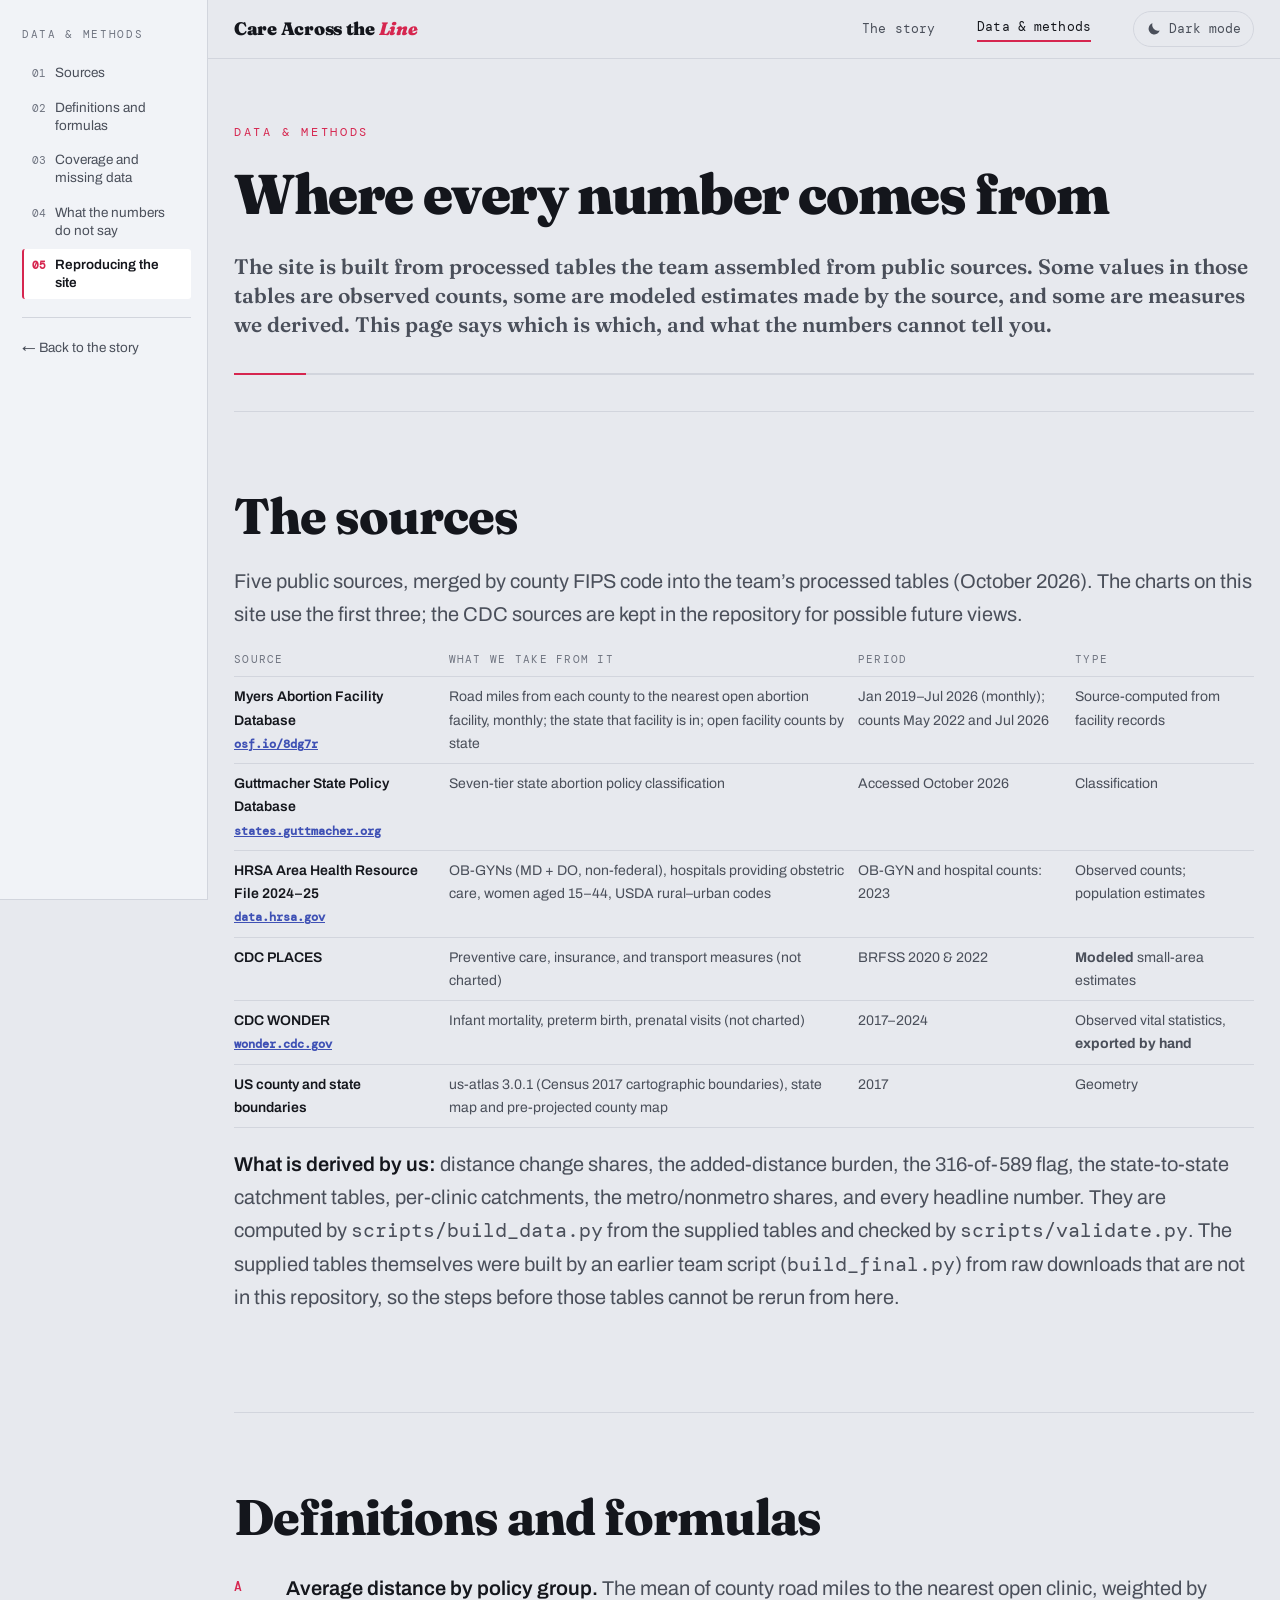
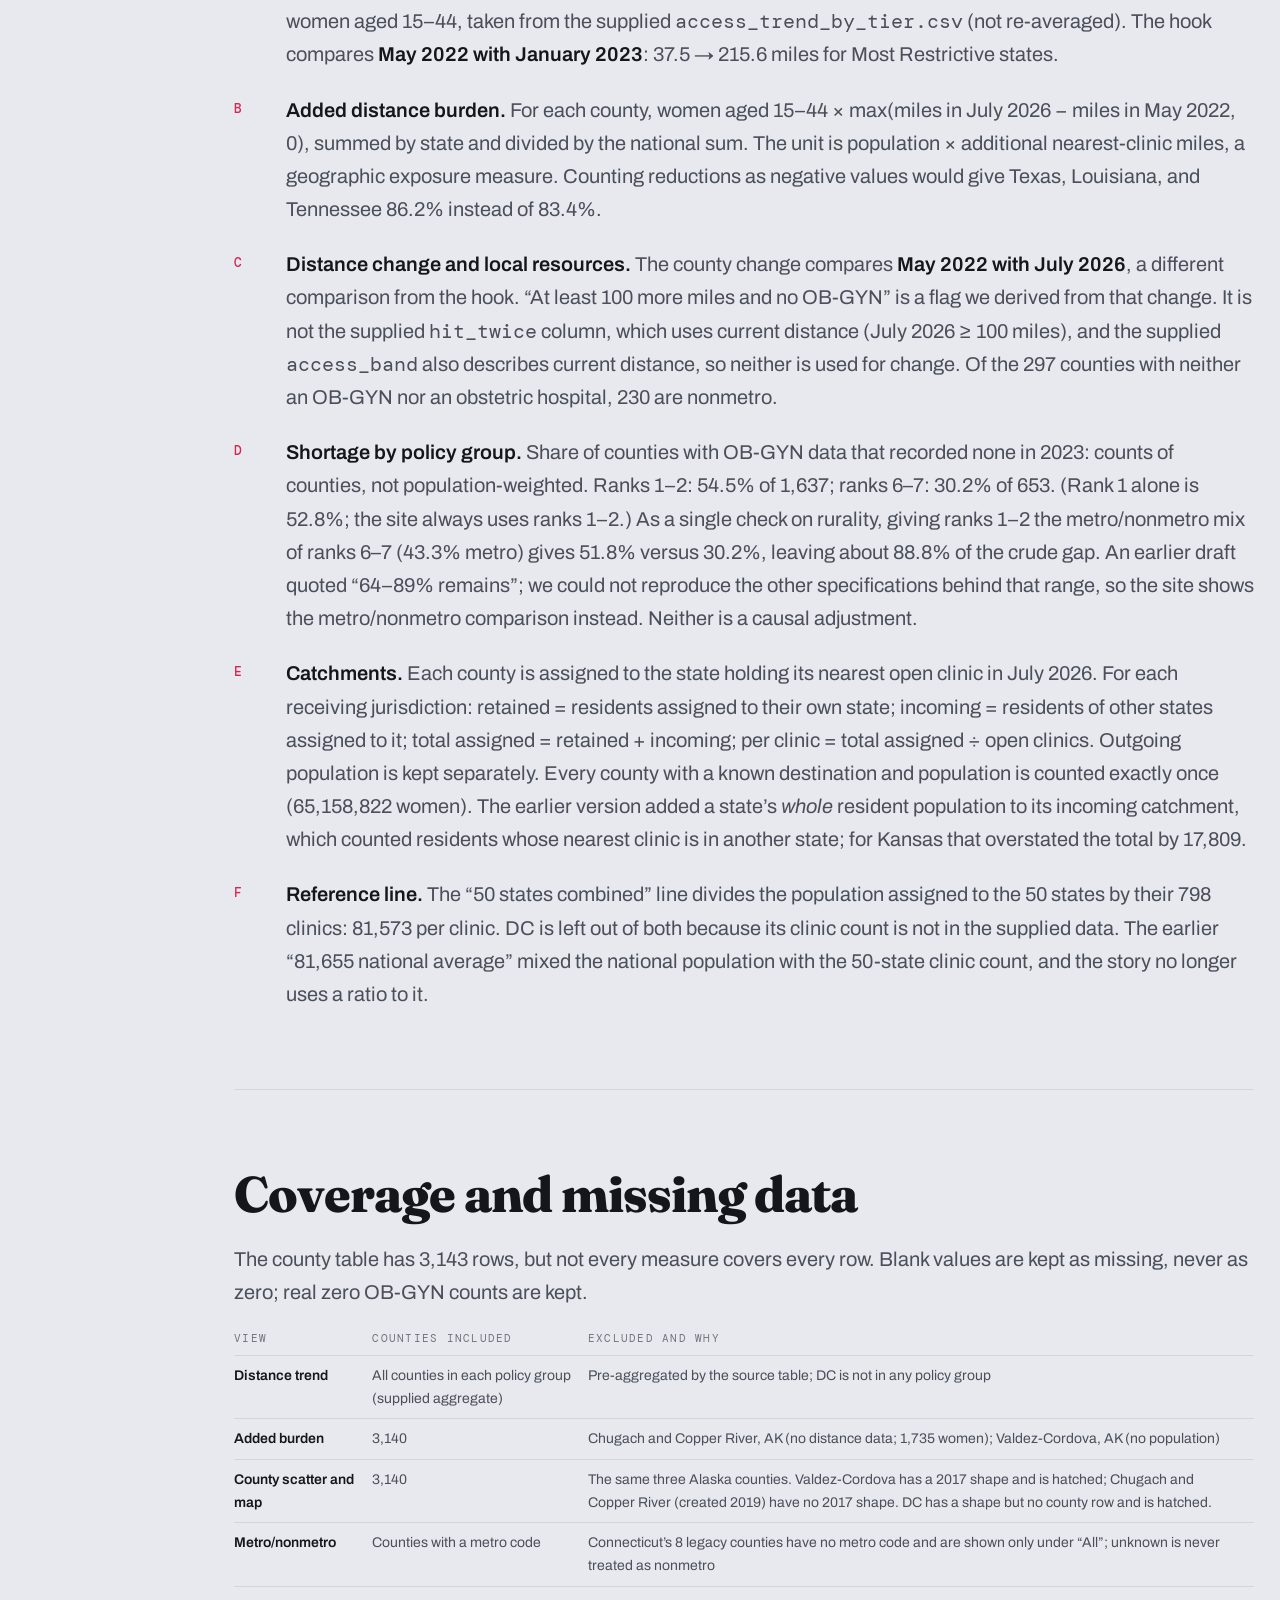
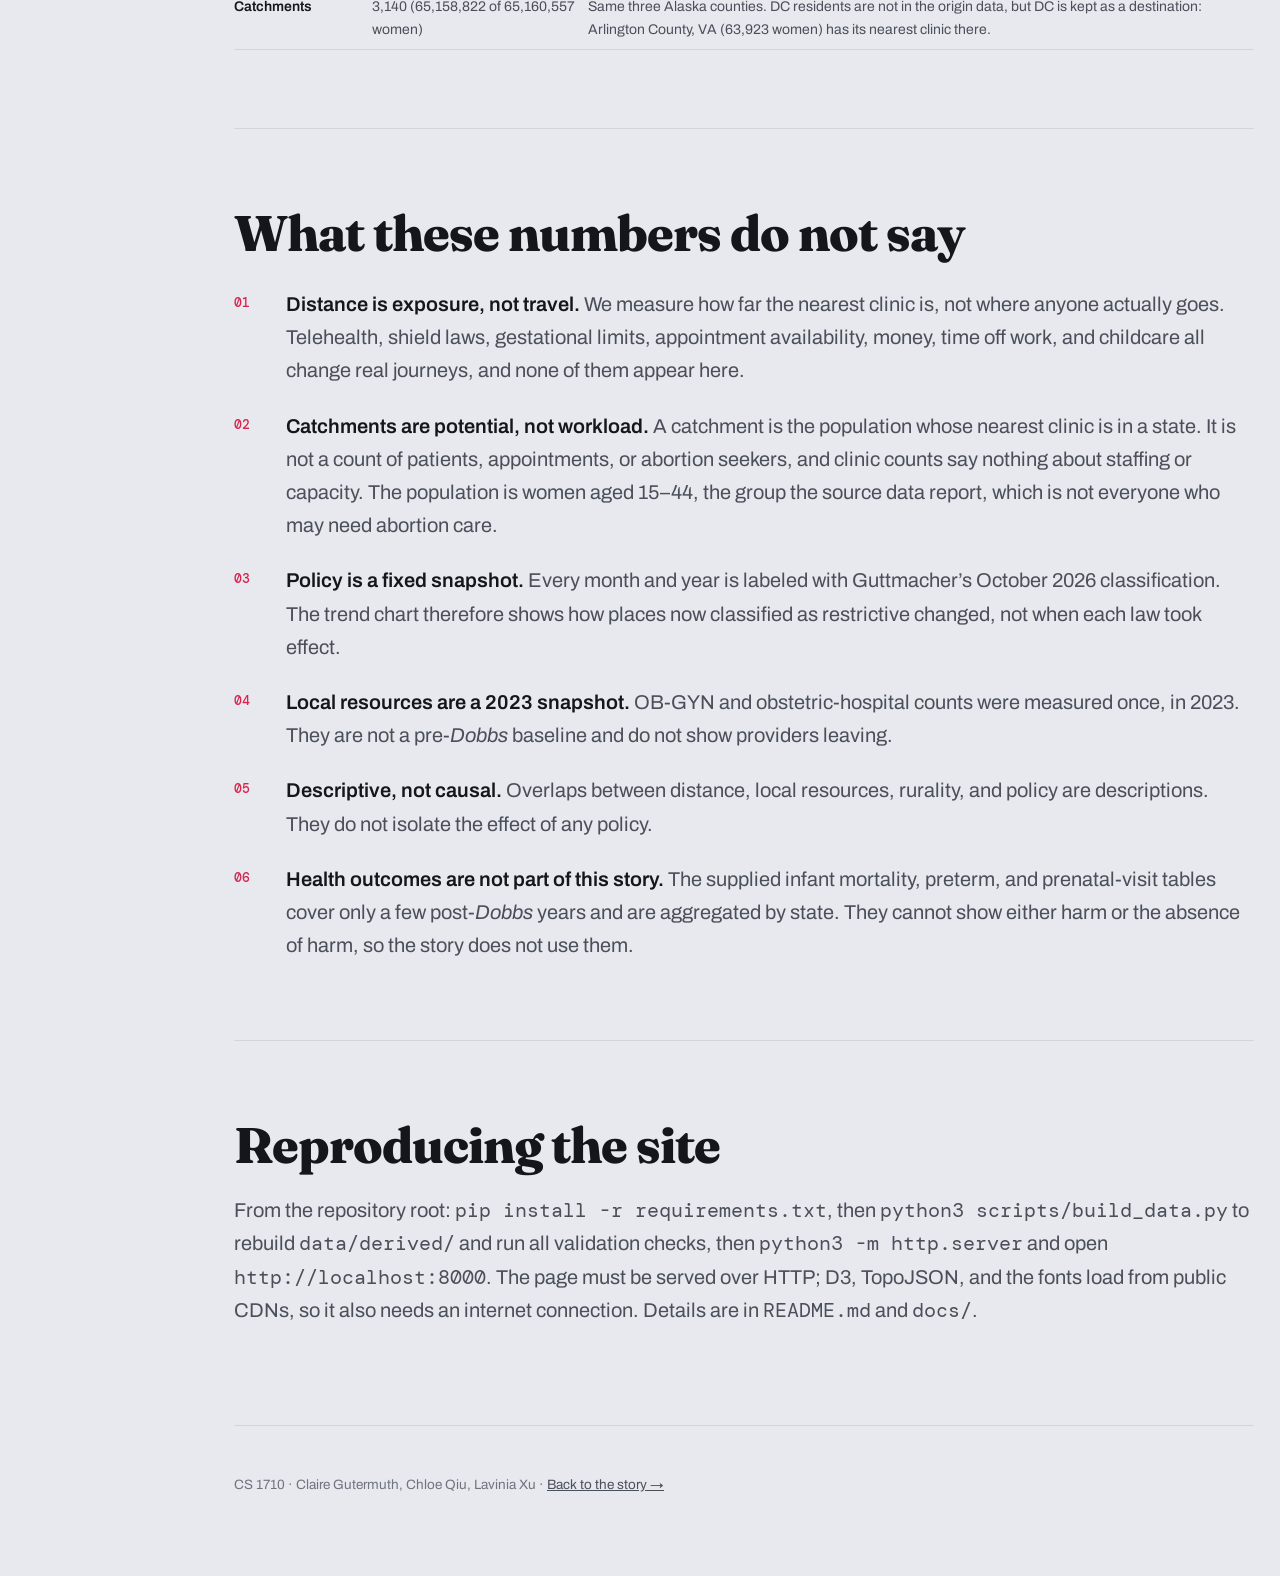
<file: methods.html>
<!doctype html>
<html lang="en">
<head>
<meta charset="utf-8">
<meta name="viewport" content="width=device-width, initial-scale=1, viewport-fit=cover">
<meta name="color-scheme" content="light dark">
<title>Care Across the Line: Methods</title>
<link rel="preconnect" href="https://fonts.googleapis.com">
<link rel="preconnect" href="https://fonts.gstatic.com" crossorigin>
<link rel="stylesheet" href="https://fonts.googleapis.com/css2?family=Archivo:wght@400;500;600;700&family=DM+Mono:wght@400;500&family=Fraunces:ital,opsz,wght@0,9..144,600;0,9..144,800;0,9..144,900;1,9..144,700&display=swap">
<link rel="stylesheet" href="css/style.css?v=31">
<script src="js/theme.js?v=1"></script>
</head>
<body>

<nav class="railnav" aria-label="Sections">
  <p class="rl">Data &amp; methods</p>
  <ol>
    <li><a href="#sources" data-sec="sources">Sources</a></li>
    <li><a href="#definitions" data-sec="definitions">Definitions and formulas</a></li>
    <li><a href="#coverage" data-sec="coverage">Coverage and missing data</a></li>
    <li><a href="#limits" data-sec="limits">What the numbers do not say</a></li>
    <li><a href="#reproduce" data-sec="reproduce">Reproducing the site</a></li>
  </ol>
  <p class="foot"><a href="index.html">&larr; Back to the story</a></p>
</nav>
<nav><div class="wrap">
  <a class="brand" href="index.html">Care Across the <i>Line</i></a>
  <a class="lnk" href="index.html">The story</a>
  <a class="lnk" href="methods.html" aria-current="page">Data &amp; methods</a>
  <button type="button" class="theme-toggle" aria-pressed="false" aria-label="Dark mode">
    <svg viewBox="0 0 24 24" width="16" height="16" aria-hidden="true" focusable="false"><path d="M20.5 14.2A8.5 8.5 0 0 1 9.8 3.5a8.5 8.5 0 1 0 10.7 10.7z" fill="currentColor"/></svg><span class="tt-label">Dark mode</span></button>
</div></nav>

<div class="wrap">
<header class="hero" style="padding-block:64px 36px">
  <p class="kicker">Data &amp; methods</p>
  <h1 style="font-size:clamp(34px,5.5vw,56px)">Where every number comes from</h1>
  <p class="lede" style="font-size:clamp(17px,2vw,21px)">The site is built from processed tables the team assembled from public
    sources. Some values in those tables are observed counts, some are modeled estimates made by the source, and some are measures
    we derived. This page says which is which, and what the numbers cannot tell you.</p>
</header>

<section id="sources" aria-labelledby="h-sources">
  <h2 id="h-sources">The sources</h2>
  <p>Five public sources, merged by county FIPS code into the team&rsquo;s processed tables (October 2026). The charts on this site use the
     first three; the CDC sources are kept in the repository for possible future views.</p>
  <div class="tblwrap"><table class="src">
    <thead><tr><th>Source</th><th>What we take from it</th><th>Period</th><th>Type</th></tr></thead>
    <tbody>
      <tr><td>Myers Abortion Facility Database<br><a class="mono" style="font-size:11.5px" href="https://osf.io/8dg7r/">osf.io/8dg7r</a></td>
          <td>Road miles from each county to the nearest open abortion facility, monthly; the state that facility is in; open facility counts by state</td>
          <td>Jan 2019&ndash;Jul 2026 (monthly); counts May 2022 and Jul 2026</td><td>Source-computed from facility records</td></tr>
      <tr><td>Guttmacher State Policy Database<br><a class="mono" style="font-size:11.5px" href="https://states.guttmacher.org/policies/">states.guttmacher.org</a></td>
          <td>Seven-tier state abortion policy classification</td><td>Accessed October 2026</td><td>Classification</td></tr>
      <tr><td>HRSA Area Health Resource File 2024&ndash;25<br><a class="mono" style="font-size:11.5px" href="https://data.hrsa.gov/topics/health-workforce/nchwa/ahrf">data.hrsa.gov</a></td>
          <td>OB-GYNs (MD + DO, non-federal), hospitals providing obstetric care, women aged 15&ndash;44, USDA rural&ndash;urban codes</td>
          <td>OB-GYN and hospital counts: 2023</td><td>Observed counts; population estimates</td></tr>
      <tr><td>CDC PLACES</td><td>Preventive care, insurance, and transport measures (not charted)</td><td>BRFSS 2020 &amp; 2022</td><td><b>Modeled</b> small-area estimates</td></tr>
      <tr><td>CDC WONDER<br><a class="mono" style="font-size:11.5px" href="https://wonder.cdc.gov/">wonder.cdc.gov</a></td>
          <td>Infant mortality, preterm birth, prenatal visits (not charted)</td><td>2017&ndash;2024</td><td>Observed vital statistics, <b>exported by hand</b></td></tr>
      <tr><td>US county and state boundaries</td><td>us-atlas 3.0.1 (Census 2017 cartographic boundaries), state map and pre-projected county map</td><td>2017</td><td>Geometry</td></tr>
    </tbody>
  </table></div>
  <p style="margin-top:20px"><b>What is derived by us:</b> distance change shares, the added-distance burden, the 316-of-589 flag, the
     state-to-state catchment tables, per-clinic catchments, the metro/nonmetro shares, and every headline number. They are computed by
     <span class="mono">scripts/build_data.py</span> from the supplied tables and checked by <span class="mono">scripts/validate.py</span>.
     The supplied tables themselves were built by an earlier team script (<span class="mono">build_final.py</span>) from raw downloads
     that are not in this repository, so the steps before those tables cannot be rerun from here.</p>
</section>

<section id="definitions" aria-labelledby="h-definitions">
  <h2 id="h-definitions">Definitions and formulas</h2>
  <ul class="take">
    <li><span class="num">A</span><span><b>Average distance by policy group.</b> The mean of county road miles to the nearest open clinic,
      weighted by women aged 15&ndash;44, taken from the supplied <span class="mono">access_trend_by_tier.csv</span> (not re-averaged).
      The hook compares <b>May 2022 with January 2023</b>: <span data-h="r1_may2022">37.5</span> &rarr; <span data-h="r1_jan2023">215.6</span>
      miles for Most Restrictive states.</span></li>
    <li><span class="num">B</span><span><b>Added distance burden.</b> For each county, women aged 15&ndash;44 &times; max(miles in July 2026 &minus;
      miles in May 2022, 0), summed by state and divided by the national sum. The unit is population &times; additional nearest-clinic miles,
      a geographic exposure measure. Counting reductions as negative values would give Texas, Louisiana, and Tennessee
      <span data-h="burden_top3_signed">86.2%</span> instead of <span data-h="burden_top3">83.4%</span>.</span></li>
    <li><span class="num">C</span><span><b>Distance change and local resources.</b> The county change compares <b>May 2022 with July 2026</b>,
      a different comparison from the hook. &ldquo;At least 100 more miles and no OB-GYN&rdquo; is a flag we derived from that change. It is
      not the supplied <span class="mono">hit_twice</span> column, which uses current distance (July 2026 &ge; 100 miles), and the supplied
      <span class="mono">access_band</span> also describes current distance, so neither is used for change. Of the
      <span data-h="inc100_no_obgyn_no_hosp">297</span> counties with neither an OB-GYN nor an obstetric hospital,
      <span data-h="inc100_none_both_nonmetro">230</span> are nonmetro.</span></li>
    <li><span class="num">D</span><span><b>Shortage by policy group.</b> Share of counties with OB-GYN data that recorded none in 2023: counts of
      counties, not population-weighted. Ranks 1&ndash;2: <span data-h="short_r12">54.5%</span> of <span data-h="short_r12_n">1,637</span>;
      ranks 6&ndash;7: <span data-h="short_r67">30.2%</span> of <span data-h="short_r67_n">653</span>. (Rank 1 alone is
      <span data-h="short_r1_only">52.8%</span>; the site always uses ranks 1&ndash;2.) As a single check on rurality, giving ranks 1&ndash;2 the
      metro/nonmetro mix of ranks 6&ndash;7 (<span data-h="std_weight_metro">43.3%</span> metro) gives <span data-h="std_r12">51.8%</span> versus
      <span data-h="std_r67">30.2%</span>, leaving about <span data-h="std_gap_share">88.8%</span> of the crude gap. An earlier draft quoted
      &ldquo;64&ndash;89% remains&rdquo;; we could not reproduce the other specifications behind that range, so the site shows the metro/nonmetro
      comparison instead. Neither is a causal adjustment.</span></li>
    <li><span class="num">E</span><span><b>Catchments.</b> Each county is assigned to the state holding its nearest open clinic in July 2026. For
      each receiving jurisdiction: retained = residents assigned to their own state; incoming = residents of other states assigned to it;
      total assigned = retained + incoming; per clinic = total assigned &divide; open clinics. Outgoing population is kept separately. Every
      county with a known destination and population is counted exactly once (<span data-h="pop_valid">65,158,822</span> women).
      The earlier version added a state&rsquo;s <i>whole</i> resident population to its incoming catchment, which counted residents whose
      nearest clinic is in another state; for Kansas that overstated the total by 17,809.</span></li>
    <li><span class="num">F</span><span><b>Reference line.</b> The &ldquo;50 states combined&rdquo; line divides the population assigned to the 50
      states by their 798 clinics: <span data-h="ref_per_clinic">81,573</span> per clinic. DC is left out of both because its clinic count is not in
      the supplied data. The earlier &ldquo;81,655 national average&rdquo; mixed the national population with the 50-state clinic count, and
      the story no longer uses a ratio to it.</span></li>
  </ul>
</section>

<section id="coverage" aria-labelledby="h-coverage">
  <h2 id="h-coverage">Coverage and missing data</h2>
  <p>The county table has 3,143 rows, but not every measure covers every row. Blank values are kept as missing, never as zero; real zero
     OB-GYN counts are kept.</p>
  <div class="tblwrap"><table class="src">
    <thead><tr><th>View</th><th>Counties included</th><th>Excluded and why</th></tr></thead>
    <tbody>
      <tr><td>Distance trend</td><td>All counties in each policy group (supplied aggregate)</td><td>Pre-aggregated by the source table; DC is not in any policy group</td></tr>
      <tr><td>Added burden</td><td>3,140</td><td>Chugach and Copper River, AK (no distance data; <span data-h="excluded_known_pop">1,735</span> women); Valdez-Cordova, AK (no population)</td></tr>
      <tr><td>County scatter and map</td><td><span data-h="scatter_eligible">3,140</span></td><td>The same three Alaska counties. Valdez-Cordova has a 2017 shape and is hatched; Chugach and Copper River (created 2019) have no 2017 shape. DC has a shape but no county row and is hatched.</td></tr>
      <tr><td>Metro/nonmetro</td><td>Counties with a metro code</td><td>Connecticut&rsquo;s 8 legacy counties have no metro code and are shown only under &ldquo;All&rdquo;; unknown is never treated as nonmetro</td></tr>
      <tr><td>Catchments</td><td>3,140 (<span data-h="pop_valid">65,158,822</span> of <span data-h="pop_all">65,160,557</span> women)</td><td>Same three Alaska counties. DC residents are not in the origin data, but DC is kept as a destination: Arlington County, VA (<span data-h="dc_incoming">63,923</span> women) has its nearest clinic there.</td></tr>
    </tbody>
  </table></div>
</section>

<section id="limits" aria-labelledby="h-limits">
  <h2 id="h-limits">What these numbers do not say</h2>
  <ul class="take">
    <li><span class="num">01</span><span><b>Distance is exposure, not travel.</b> We measure how far the nearest clinic is, not where anyone actually
      goes. Telehealth, shield laws, gestational limits, appointment availability, money, time off work, and childcare all change real journeys,
      and none of them appear here.</span></li>
    <li><span class="num">02</span><span><b>Catchments are potential, not workload.</b> A catchment is the population whose nearest clinic is in a
      state. It is not a count of patients, appointments, or abortion seekers, and clinic counts say nothing about staffing or capacity.
      The population is women aged 15&ndash;44, the group the source data report, which is not everyone who may need abortion care.</span></li>
    <li><span class="num">03</span><span><b>Policy is a fixed snapshot.</b> Every month and year is labeled with Guttmacher&rsquo;s October 2026
      classification. The trend chart therefore shows how places now classified as restrictive changed, not when each law took effect.</span></li>
    <li><span class="num">04</span><span><b>Local resources are a 2023 snapshot.</b> OB-GYN and obstetric-hospital counts were measured once, in 2023.
      They are not a pre-<i>Dobbs</i> baseline and do not show providers leaving.</span></li>
    <li><span class="num">05</span><span><b>Descriptive, not causal.</b> Overlaps between distance, local resources, rurality, and policy are descriptions.
      They do not isolate the effect of any policy.</span></li>
    <li><span class="num">06</span><span><b>Health outcomes are not part of this story.</b> The supplied infant mortality, preterm, and prenatal-visit tables
      cover only a few post-<i>Dobbs</i> years and are aggregated by state. They cannot show either harm or the absence of harm, so the story
      does not use them.</span></li>
  </ul>
</section>

<section id="reproduce" aria-labelledby="h-reproduce">
  <h2 id="h-reproduce">Reproducing the site</h2>
  <p>From the repository root: <span class="mono">pip install -r requirements.txt</span>, then <span class="mono">python3 scripts/build_data.py</span>
     to rebuild <span class="mono">data/derived/</span> and run all validation checks, then <span class="mono">python3 -m http.server</span> and open
     <span class="mono">http://localhost:8000</span>. The page must be served over HTTP; D3, TopoJSON, and the fonts load from public CDNs, so it also
     needs an internet connection. Details are in <span class="mono">README.md</span> and <span class="mono">docs/</span>.</p>
</section>

<footer>
  CS 1710 &middot; Claire Gutermuth, Chloe Qiu, Lavinia Xu &middot; <a href="index.html">Back to the story &rarr;</a>
</footer>
</div>
<script src="js/section-nav.js?v=13"></script>
</body>
</html>
</file>
<file: css/style.css>
/* Care Across the Line - shared styles
   Every data colour is a token below, redefined for dark mode, so charts never hard-code colour. */
/* ---------------------------------------------------------------------------
   Palette: ochre -> salmon -> olive -> grey -> slate violet -> orchid -> purple.
   Every policy group has its own colour, warm on the restrictive side and violet
   on the protective side. The poles sit on the blue-yellow axis, which survives
   red-green colour blindness (dE2000 ~53 apart under protanopia/deuteranopia), and
   no two groups fall below dE 9.9 under protan, deutan or tritan simulation.
   Every line, bar and legend swatch clears 3:1 against the chart surface.
   --conn is a darker violet (lighter in dark mode) than --pol-7 so cross-state
   bands stay visible where they land on a destination state.
   Deliberately not red/blue, which read as party colours.

   Semantics            token
   greater burden       --pol-1          ochre
   greater access       --pol-7          violet
   intermediate ranks   --pol-2..6       salmon, olive, grey, slate violet, orchid
   connections          --conn           deep violet (a shade of the destination colour)
   brand / emphasis     --accent
   Hue never carries meaning alone: every chart pairs it with a legend, a
   direct label, position, or a data table.
   --------------------------------------------------------------------------- */
:root{
  --page:#e7e9ee; --surface-1:#ffffff; --surface-2:#f1f3f7;
  --ink:#14161c; --ink-2:#4a4f5a; --ink-3:#6f7480;
  --rule:#d2d5dd;
  --accent:#d6264f;
  --pol-1:#a36400; --pol-1-text:#a36400;
  --pol-2:#d46e56; --pol-3:#655b3a; --pol-4:#85848c; --pol-5:#635a7f; --pol-6:#9e6dbc;
  --pol-7:#703d9f; --pol-7-text:#703d9f;
  /* The journey explorer has its own three semantic colours, validated as a set in
     both modes (worst pair dE 9.0 protan light, 8.7 dark; all three clear 3:1).
     They are deliberately separate from the seven-step policy scale above. */
  --origin:#db7334;  /* Saffron: where women live */
  --dest:#387133;    /* Ivy: the state holding their nearest clinic */
  --path:#3d5196;    /* Indigo: the connection between them */
  --conn:#3f1c63;                                  /* bands: a darker violet so they stand out over destination states */
  --link:#3f51b5;                                  /* links and focus ring, as on main */
  --retained:#8a909c; --neutral:#8d929b; --dot:#5b6170;
  --spot:#ff8fa6;
  --road-line:#f6f1dc;                             /* road centre line: a pale marking, visible under every CVD simulation */
  /* Bivariate 3x3: --b<distance class><supply row>. Distance 1 = <=0, 2 = >0 to <100,
     3 = >=100 mi; supply row 1 = >2.5 per 10k, 2 = >0 to 2.5, 3 = none. */
  --b11:#e6e7ea; --b21:#f9c9b6; --b31:#e39a55;
  --b12:#aad5f2; --b22:#b6a082; --b32:#b77a4a;
  --b13:#6fa3cc; --b23:#7f8f9d; --b33:#b3123f;
  --f-display:"Fraunces",Georgia,"Times New Roman",serif;
  --f-body:"Archivo",system-ui,-apple-system,sans-serif;
  --f-mono:"DM Mono",ui-monospace,SFMono-Regular,monospace;
  --measure:85ch;
  /* sizes used by the catchment panel; values follow the DM Mono label style used elsewhere */
  --label:11px; --meta:13px; --caption:13.5px; --track:.14em;
  --body:clamp(17px, 0.9rem + 0.45vw, 20px);   /* story text: larger on wide screens, since paragraphs run full width */
}
@media (prefers-color-scheme:dark){ :root:not([data-theme="light"]){
  --page:#101217; --surface-1:#181b21; --surface-2:#1e2129;
  --ink:#edeff3; --ink-2:#b2b7c2; --ink-3:#8b909c; --rule:#2b2f38;
  --accent:#f0587a;
  --pol-1:#c48026; --pol-1-text:#c48026;
  --pol-2:#efb867; --pol-3:#cbbd94; --pol-4:#7f858e; --pol-5:#ccb6f0; --pol-6:#7f55b9;
  --pol-7:#9e70cf; --pol-7-text:#9e70cf;
  --conn:#d2b8f5; --link:#6d7ce4;
  --origin:#d7763d; --dest:#007b5e; --path:#7189cf;
  --retained:#9aa0ab; --neutral:#70757f; --dot:#9aa0ab; --spot:#c41e4a;
}}
:root[data-theme="dark"]{
  --page:#101217; --surface-1:#181b21; --surface-2:#1e2129;
  --ink:#edeff3; --ink-2:#b2b7c2; --ink-3:#8b909c; --rule:#2b2f38;
  --accent:#f0587a;
  --pol-1:#c48026; --pol-1-text:#c48026;
  --pol-2:#efb867; --pol-3:#cbbd94; --pol-4:#7f858e; --pol-5:#ccb6f0; --pol-6:#7f55b9;
  --pol-7:#9e70cf; --pol-7-text:#9e70cf;
  --conn:#d2b8f5; --link:#6d7ce4;
  --origin:#d7763d; --dest:#007b5e; --path:#7189cf;
  --retained:#9aa0ab; --neutral:#70757f; --dot:#9aa0ab; --spot:#c41e4a;
}
*{box-sizing:border-box}
body{margin:0;background:var(--page);color:var(--ink);
  font-family:var(--f-body);font-size:17px;line-height:1.66;-webkit-font-smoothing:antialiased}
.mono{font-family:var(--f-mono);font-variant-numeric:tabular-nums}
.wrap{max-width:1180px;margin:0 auto;padding-inline:26px}
.sr-only{position:absolute;width:1px;height:1px;padding:0;margin:-1px;overflow:hidden;clip:rect(0 0 0 0);white-space:nowrap;border:0}
:focus-visible{outline:3px solid var(--link);outline-offset:2px}

/* nav */
nav{position:sticky;top:0;z-index:40;background:color-mix(in srgb,var(--page) 86%,transparent);
  backdrop-filter:blur(10px);border-bottom:1px solid var(--rule)}
nav .wrap{display:flex;align-items:center;gap:22px;height:58px}
nav .brand{font-family:var(--f-display);font-weight:900;letter-spacing:-.015em;font-size:18px;
  text-decoration:none;color:var(--ink)}
nav .brand i{font-style:italic;color:var(--accent)}
nav a.lnk{margin-left:auto;font-size:13px;font-family:var(--f-mono);color:var(--ink-2);
  text-decoration:none;letter-spacing:.01em}
nav a.lnk + a.lnk{margin-left:20px}
nav a.lnk:hover{color:var(--ink)}
nav a.lnk[aria-current="page"]{color:var(--ink);border-bottom:2px solid var(--accent);padding-bottom:2px}
/* light/dark switch (js/theme.js) */
.theme-toggle{display:inline-flex;align-items:center;gap:7px;margin-left:20px;min-height:34px;padding:6px 12px;
  font:inherit;font-family:var(--f-mono);font-size:13px;color:var(--ink-2);background:none;
  border:1px solid var(--rule);border-radius:999px;cursor:pointer}
.theme-toggle:hover{color:var(--ink);border-color:var(--ink-3)}
.theme-toggle[aria-pressed="true"]{background:var(--ink);border-color:var(--ink);color:var(--page)}
:root[data-theme="dark"]{color-scheme:dark}
:root[data-theme="light"]{color-scheme:light}

/* hero */
.hero{padding-block:88px 52px}
.kicker{font-family:var(--f-mono);font-size:12px;letter-spacing:.22em;
  text-transform:uppercase;color:var(--accent);margin:0 0 24px}
/* Headings fill their container and wrap normally (balanced wrapping broke lines early). */
h1{font-family:var(--f-display);font-size:clamp(44px,9vw,96px);font-weight:900;
  letter-spacing:-.025em;line-height:.98;margin:0;text-wrap:wrap;max-width:none}
.lede{font-family:var(--f-display);font-weight:600;font-size:clamp(20px,2.6vw,27px);
  line-height:1.38;max-width:none;margin:30px 0 0;color:var(--ink-2)}
.lede b{color:var(--ink);font-weight:900}
.byline{font-family:var(--f-mono);font-size:12.5px;color:var(--ink-3);margin:32px 0 0;max-width:none}
/* Line motif. The same rule appears three times, never more: closing the hero,
   marking each section, and flagging the section you are reading. */
.hero::after{content:"";display:block;height:2px;margin-top:34px;
  background:linear-gradient(90deg,var(--accent) 0 72px,var(--rule) 72px 100%)}

/* sections */
section{padding-block:78px;border-top:1px solid var(--rule)}
.stage{font-family:var(--f-mono);font-size:11.5px;letter-spacing:.2em;
  text-transform:uppercase;color:var(--ink-3);margin:0 0 16px;display:flex;align-items:center;gap:11px}
.stage::before{content:"";width:34px;height:2px;background:var(--accent);flex:none}
h2{font-family:var(--f-display);font-size:clamp(30px,4.6vw,50px);font-weight:800;
  letter-spacing:-.02em;line-height:1.06;margin:0 0 22px;text-wrap:wrap;max-width:none}
h3{font-family:var(--f-display);font-size:22px;font-weight:700;margin:0 0 8px;letter-spacing:-.01em;
  text-wrap:wrap;max-width:none}
p{max-width:none;font-size:var(--body);margin:0 0 20px;color:var(--ink-2)}
p b,p strong{color:var(--ink);font-weight:600}
a{color:var(--link)}
.transition{font-family:var(--f-display);font-style:italic;font-weight:600;font-size:clamp(20px,2.4vw,25px);
  color:var(--ink);margin:40px 0 0;max-width:var(--measure)}

/* stat tiles */
.tiles{display:grid;grid-template-columns:repeat(auto-fit,minmax(220px,1fr));gap:16px;margin:34px 0 0}
.tile{background:var(--surface-1);border:0;border-radius:6px;padding:22px 24px;box-shadow:none}
.tile .n{font-family:var(--f-display);font-size:clamp(34px,4.6vw,48px);font-weight:900;
  letter-spacing:-.03em;line-height:1;font-variant-numeric:tabular-nums}
.tile .n.hl{color:var(--accent)}
.tile .l{font-size:13.5px;color:var(--ink-2);margin-top:12px;line-height:1.5}


/* ---- the road: an editorial companion to the trend line ---- */
.road-head{display:flex;flex-wrap:wrap;align-items:baseline;gap:4px 18px;margin:2px 0 4px}
.road-num{font-family:var(--f-display);font-weight:900;font-size:clamp(46px,7.5vw,84px);line-height:1;
  letter-spacing:-.035em;color:var(--pol-1-text);font-variant-numeric:tabular-nums;margin:0;max-width:none}
.road-num small{font-size:.26em;font-weight:700;letter-spacing:0;margin-left:6px;color:var(--ink-2)}
.road-cap{font-size:13.5px;color:var(--ink-3);margin:0;max-width:none;line-height:1.5}
.road-cap b{color:var(--ink-2)}
.road-svg{margin:4px 0 2px}
.road-svg svg{display:block;width:100%;height:auto;overflow:visible}
.road-ctl{margin:6px 0 0}
@media (max-width:620px){ .road-head{gap:2px 12px} }

/* figures */
figure{margin:38px 0 0;background:var(--surface-1);border:0;border-radius:6px;
  padding:28px 30px 30px;box-shadow:none;min-width:0}
figure svg{display:block;width:100%;height:auto;overflow:visible}
figure svg text{font-family:var(--f-mono)}
figure h3{max-width:none}
figcaption,.note{font-size:13.5px;color:var(--ink-3);margin-top:16px;max-width:none;line-height:1.6}
.note b{color:var(--ink-2);font-weight:600}
.fig-sub{font-size:14.5px;color:var(--ink-2);margin:0 0 16px;max-width:none}
.summary{font-size:14.5px;color:var(--ink-2);background:var(--surface-2);border-left:3px solid var(--accent);
  padding:10px 14px;margin:16px 0 0;max-width:none;border-radius:0 3px 3px 0}
.flag{display:inline-block;font-family:var(--f-mono);font-size:11px;letter-spacing:.08em;text-transform:uppercase;
  border:1px solid var(--accent);color:var(--accent);padding:2px 8px;border-radius:2px;margin:0 0 12px}
.legend{display:flex;flex-wrap:wrap;gap:8px 22px;align-items:center;margin:0 0 12px;
  font-size:13px;color:var(--ink-2);font-family:var(--f-mono)}
.legend span,.legend label{display:flex;align-items:center;gap:8px}
.sw{width:13px;height:13px;border-radius:2px;display:inline-block;flex:none}
.sw.line{height:3px;width:20px;border-radius:0}
.sw.dot{border-radius:50%;width:10px;height:10px}
.sw.ring{border-radius:50%;background:none;border:1.5px solid var(--ink);width:12px;height:12px}

/* controls */
.controls{display:flex;flex-wrap:wrap;gap:12px 24px;align-items:flex-end;margin:4px 0 16px}
.ctl{display:flex;flex-direction:column;gap:6px;min-width:0}
.ctl > .lab{font-family:var(--f-mono);font-size:11px;letter-spacing:.14em;text-transform:uppercase;color:var(--ink-3)}
.seg{display:inline-flex;flex-wrap:wrap;border:1px solid var(--rule);border-radius:4px;overflow:hidden}
.seg button{font:inherit;font-size:13.5px;background:var(--surface-1);color:var(--ink-2);border:0;
  border-right:1px solid var(--rule);padding:7px 12px;cursor:pointer;min-height:36px}
.seg button:last-child{border-right:0}
.seg button[aria-pressed="true"]{background:var(--ink);color:var(--surface-1)}
button.plain{font:inherit;font-size:13.5px;background:var(--surface-1);color:var(--ink);border:1px solid var(--rule);
  border-radius:4px;padding:7px 12px;cursor:pointer;min-height:36px}
button.plain:hover{border-color:var(--ink-3)}
button.plain:disabled{color:var(--ink-3);cursor:default;opacity:.65}
button.plain:disabled:hover{border-color:var(--rule)}
input[type="search"],select{font:inherit;font-size:14px;background:var(--surface-1);color:var(--ink);
  border:1px solid var(--rule);border-radius:4px;padding:7px 10px;min-height:36px;min-width:0;max-width:100%}
input[type="search"]{width:260px}
.check{display:flex;align-items:center;gap:8px;font-size:13.5px;color:var(--ink-2);cursor:pointer}
.check input{width:16px;height:16px;accent-color:var(--accent)}
.tiers{display:flex;flex-wrap:wrap;gap:6px 16px}
.check.static{cursor:default}
.check.static .sw{margin-left:4px}


/* reading guide above a chart; methodology in a collapsible "About the Data" below it */
.howto{font-size:14.5px;color:var(--ink-2);margin:0 0 14px;max-width:none;line-height:1.55}
.howto b:first-child{font-family:var(--f-mono);font-size:11px;letter-spacing:.14em;text-transform:uppercase;
  color:var(--ink-3);font-weight:400;margin-right:6px}
details.about .note{margin-top:10px}

/* loading / failure states */
.status{font-family:var(--f-mono);font-size:13px;color:var(--ink-3);padding:28px 0;text-align:center}
.status.err,.err{background:var(--accent);color:#fff;padding:12px 16px;border-radius:3px;font-size:14px;text-align:left}
.banner{position:sticky;top:58px;z-index:30;background:var(--accent);color:#fff;font-size:14px;padding:10px 26px;text-align:center}
.banner[hidden]{display:none}

/* county explorer layout */
.explorer{display:grid;grid-template-columns:minmax(0,1.1fr) minmax(0,1fr);gap:22px;align-items:start}
.panel{min-width:0}

.panel h4{font-family:var(--f-body);font-size:14px;font-weight:600;margin:0 0 4px;color:var(--ink)}
.counts{font-size:13.5px;color:var(--ink-2);margin:0 0 6px;max-width:none}
.counts b{color:var(--ink)}
.matrix{display:grid;grid-template-columns:auto auto repeat(3,64px);grid-template-rows:repeat(3,34px) auto auto;gap:3px;align-items:center;justify-content:start;
  font-family:var(--f-mono);font-size:11.5px;color:var(--ink-2);margin-top:6px}
.matrix .cell{height:34px;border:0;border-radius:2px;font:inherit;font-weight:600;cursor:pointer;
  display:flex;align-items:center;justify-content:center;padding:0}
.matrix .cell[aria-pressed="true"]{outline:3px solid var(--ink);outline-offset:1px}
.matrix .rl{text-align:right;padding-right:6px}
.matrix .cl{text-align:center;line-height:1.2;padding-top:4px}
.matrix .ay{grid-column:1;grid-row:1 / -1;white-space:nowrap;writing-mode:vertical-rl;transform:rotate(180deg);text-align:center;
  line-height:1.15;font-size:10.5px;color:var(--ink-3);padding:0 4px 0 0}
.matrix .sp{grid-column:2;grid-row:4}
.matrix .ax{grid-column:2 / -1;grid-row:5;white-space:nowrap;text-align:center;font-size:10.5px;line-height:1.15;color:var(--ink-2);padding-top:4px}
.details{background:var(--surface-2);border-radius:4px;padding:14px 16px;margin-top:16px;font-size:14px}
.details h4{font-family:var(--f-display);font-size:18px;margin:0 0 8px}
.details .big-n{font-family:var(--f-display);font-size:30px;font-weight:900;line-height:1.05;
  letter-spacing:-.02em;color:var(--ink);font-variant-numeric:tabular-nums}
.details .cue{font-size:13px;color:var(--ink-3);margin:10px 0 0;line-height:1.5}
.details dl{display:grid;grid-template-columns:auto 1fr;gap:4px 16px;margin:0}
.details dt{color:var(--ink-3);font-size:13px}
.details dd{margin:0;font-family:var(--f-mono);font-size:13.5px;color:var(--ink)}
.missing{fill:url(#hatch)}

/* catchment: the map is the figure. The panel is a narrow, borderless column
   beside it rather than a second card, so nothing competes with the geography. */
.catch{display:grid;grid-template-columns:minmax(0,2.9fr) minmax(0,1fr);gap:26px;align-items:start;margin:6px 0 0}
.catch .chart{min-width:0}
.jpanel{min-width:0;border-left:1px solid var(--rule);padding-left:20px}
.jpanel h4{font-family:var(--f-display);font-size:22px;font-weight:800;margin:0 0 2px;letter-spacing:-.01em}
.jpanel .big-n{font-family:var(--f-display);font-weight:900;font-size:34px;line-height:1.05;
  letter-spacing:-.03em;font-variant-numeric:tabular-nums;color:var(--ink)}
.jpanel .sub{font-size:var(--caption);color:var(--ink-3);margin:2px 0 0;line-height:1.45}
.jpanel .hint{font-size:var(--caption);color:var(--ink-3);margin:14px 0 0;line-height:1.45}
.jpanel .lead{font-family:var(--f-mono);font-size:var(--label);letter-spacing:var(--track);text-transform:uppercase;
  color:var(--ink-3);margin:16px 0 6px}
/* destination list: name, figure, and a bar that is the same quantity the band encodes */
ol.dests{list-style:none;margin:0;padding:0}
ol.dests li{margin:0 0 10px}
ol.dests button{display:block;width:100%;text-align:left;background:none;border:0;padding:3px 0;
  font:inherit;color:inherit;cursor:pointer;border-radius:3px}
ol.dests button:hover .d,ol.dests button[aria-pressed="true"] .d{color:var(--ink)}
ol.dests .r{display:flex;justify-content:space-between;align-items:baseline;gap:10px}
ol.dests .d{font-size:14px;font-weight:600;color:var(--ink-2)}
ol.dests .n{font-size:var(--caption);font-variant-numeric:tabular-nums;color:var(--ink-3);flex:none}
ol.dests .bar{height:4px;border-radius:2px;background:var(--surface-2);margin-top:4px;overflow:hidden}
ol.dests .bar i{display:block;height:100%;background:var(--conn)}
ol.dests button[aria-pressed="true"] .bar i{background:var(--pol-7)}
ol.dests small{display:block;font-size:12px;color:var(--ink-3);margin-top:2px}
/* the traced journey reads inside the panel, not as another paragraph */
.jroute{margin:0 0 12px;padding:12px 14px;background:var(--surface-2);border-radius:5px}
.jroute .od{font-size:14px;font-weight:600;color:var(--ink);line-height:1.35}
.jroute .od .ar{color:var(--conn);margin:0 5px}
.jroute .big-n{font-size:28px;margin-top:4px}
.catch-foot{display:flex;flex-wrap:wrap;gap:6px 26px;align-items:baseline;margin:14px 0 0}
.catch-foot .legend{margin:0}
.catch-foot .note{margin:0;flex:1 1 320px;min-width:0}
/* an inline text button, so "show all" does not become another chrome control */
button.linkish{font:inherit;font-size:inherit;background:none;border:0;padding:0;cursor:pointer;
  color:var(--conn);text-decoration:underline;text-underline-offset:2px}
button.linkish:hover{color:var(--ink)}
.jpanel details.more > summary{padding:10px 0 4px}
.jpanel table{width:100%;border-collapse:collapse;font-size:13px;margin-top:4px}
.jpanel td{padding:5px 0;border-bottom:1px solid var(--rule);vertical-align:top;color:var(--ink-2)}
.jpanel td:last-child{text-align:right;font-variant-numeric:tabular-nums;color:var(--ink)}

/* featured states: three verified examples, then the way back */
.pick{display:flex;flex-wrap:wrap;align-items:center;gap:8px 10px;margin:14px 0 2px}
.pick-hint{font-size:var(--caption);color:var(--ink-3);margin-right:2px}
.chip{font:inherit;font-size:var(--meta);font-weight:600;background:var(--surface-2);color:var(--ink-2);
  border:1px solid var(--rule);border-radius:999px;padding:6px 14px;cursor:pointer;min-height:34px}
.chip:hover{border-color:var(--ink-3);color:var(--ink)}
.chip[aria-pressed="true"]{background:var(--ink);border-color:var(--ink);color:var(--surface-1)}
.chip.ghost{background:none}
.chip:disabled{opacity:.45;cursor:default}
.chip:disabled:hover{border-color:var(--rule);color:var(--ink-2)}

/* pull quote / message */
.msg{background:var(--ink);color:var(--page);border-radius:4px;padding:44px 44px;margin:8px 0 0}
.msg .big{font-family:var(--f-display);font-size:clamp(26px,3.8vw,42px);font-weight:800;
  line-height:1.16;letter-spacing:-.02em;margin:0 0 20px;max-width:none;color:var(--page)}
.msg .big em{font-style:normal;color:var(--spot)}
.msg p{color:var(--page);opacity:.85;margin:0}

ul.take{list-style:none;padding:0;margin:28px 0 0;display:grid;gap:22px;max-width:none;font-size:var(--body)}
ul.take li{display:grid;grid-template-columns:38px 1fr;gap:14px;color:var(--ink-2)}
ul.take .num{font-family:var(--f-mono);font-size:13px;color:var(--accent);font-weight:500;padding-top:4px}
ul.take b{color:var(--ink);font-weight:600}
ul.take .ev{display:block;font-size:14px;color:var(--ink-3);margin-top:4px}

/* tables */
details.data{margin-top:14px;font-size:14px}
details.data summary{cursor:pointer;font-family:var(--f-mono);font-size:12.5px;color:var(--ink-2)}
table.src,table.dt{width:100%;border-collapse:collapse;font-size:14px}
table.dt{font-size:13px;margin-top:8px}
table.src th,table.dt th{text-align:left;font-family:var(--f-mono);font-size:10.5px;letter-spacing:.12em;
  text-transform:uppercase;color:var(--ink-3);font-weight:400;padding:0 12px 8px 0;border-bottom:1px solid var(--rule)}
table.src td,table.dt td{padding:8px 12px 8px 0;border-bottom:1px solid var(--rule);color:var(--ink-2);vertical-align:top}
table.dt td.n,table.dt th.n{text-align:right;font-family:var(--f-mono)}
table.src td:first-child{color:var(--ink);font-weight:600}
.tblwrap{overflow-x:auto}

#tip{position:fixed;pointer-events:none;opacity:0;transition:opacity .09s;z-index:60;
  background:var(--ink);color:var(--page);border-radius:3px;padding:10px 12px;font-size:13px;
  line-height:1.5;max-width:280px;box-shadow:0 8px 28px rgba(0,0,0,.22)}
#tip .t{font-family:var(--f-display);font-weight:700;margin-bottom:5px;font-size:14px}
#tip .k{color:color-mix(in srgb,var(--page) 72%,var(--ink));font-family:var(--f-mono);font-size:11px}
footer{padding-block:48px 80px;font-size:13.5px;color:var(--ink-3);border-top:1px solid var(--rule)}
footer a{color:var(--ink-2)}

@media (max-width:900px){
  .explorer,.catch{grid-template-columns:1fr}
  .jpanel{border-left:0;border-top:1px solid var(--rule);padding-left:0;padding-top:16px}
}
@media (max-width:620px){
  .wrap{padding-inline:16px}
  nav .wrap{gap:12px}
  nav .brand{font-size:16px;white-space:nowrap}
  nav a.lnk{font-size:12px;white-space:nowrap}
  nav a.lnk + a.lnk{margin-left:10px}
  .theme-toggle{margin-left:10px;padding:6px 9px}
  .theme-toggle .tt-label{display:none}
  h3{font-size:20px}
  .msg{padding:28px 20px}
  figure{padding:20px 16px 22px}
  .hero{padding-block:56px 36px}
  input[type="search"]{width:100%}
  .ctl{width:100%}
  .compare .arrow{padding-bottom:14px}
  .banner{padding:10px 16px}
}

/* ---- sticky section rail (wide screens only; the top nav covers narrow ones) ---- */
.railnav{display:none}
@media (min-width:1120px){
  body{padding-left:208px}
  .railnav{display:block;position:fixed;left:0;top:0;width:208px;height:100vh;z-index:50;
    border-right:1px solid var(--rule);background:var(--surface-2);
    padding:26px 16px 26px 22px;overflow-y:auto}
  .railnav .rl{font-family:var(--f-mono);font-size:10.5px;letter-spacing:.16em;text-transform:uppercase;
    color:var(--ink-3);margin:0 0 14px}
  .railnav ol{list-style:none;margin:0;padding:0;counter-reset:r}
  .railnav li{counter-increment:r;margin:0 0 2px}
  .railnav a{display:flex;gap:9px;align-items:baseline;text-decoration:none;color:var(--ink-2);
    font-size:13.5px;line-height:1.35;padding:7px 9px 7px 8px;border-radius:3px;
    border-left:2px solid transparent}
  .railnav a::before{content:counter(r,decimal-leading-zero);font-family:var(--f-mono);font-size:10.5px;
    color:var(--ink-3);flex:none}
  .railnav a:hover{background:var(--surface-1);color:var(--ink)}
  .railnav a[aria-current="true"]{color:var(--ink);font-weight:600;border-left-color:var(--accent);
    background:var(--surface-1)}
  .railnav a[aria-current="true"]::before{color:var(--accent)}
  .railnav .foot{margin-top:18px;padding-top:14px;border-top:1px solid var(--rule);
    font-size:12.5px}
  .railnav .foot a{padding-left:0;border-left:0}
  .railnav .foot a::before{content:none}
}
@media (prefers-reduced-motion:no-preference){ html{scroll-behavior:smooth} }
</file>
